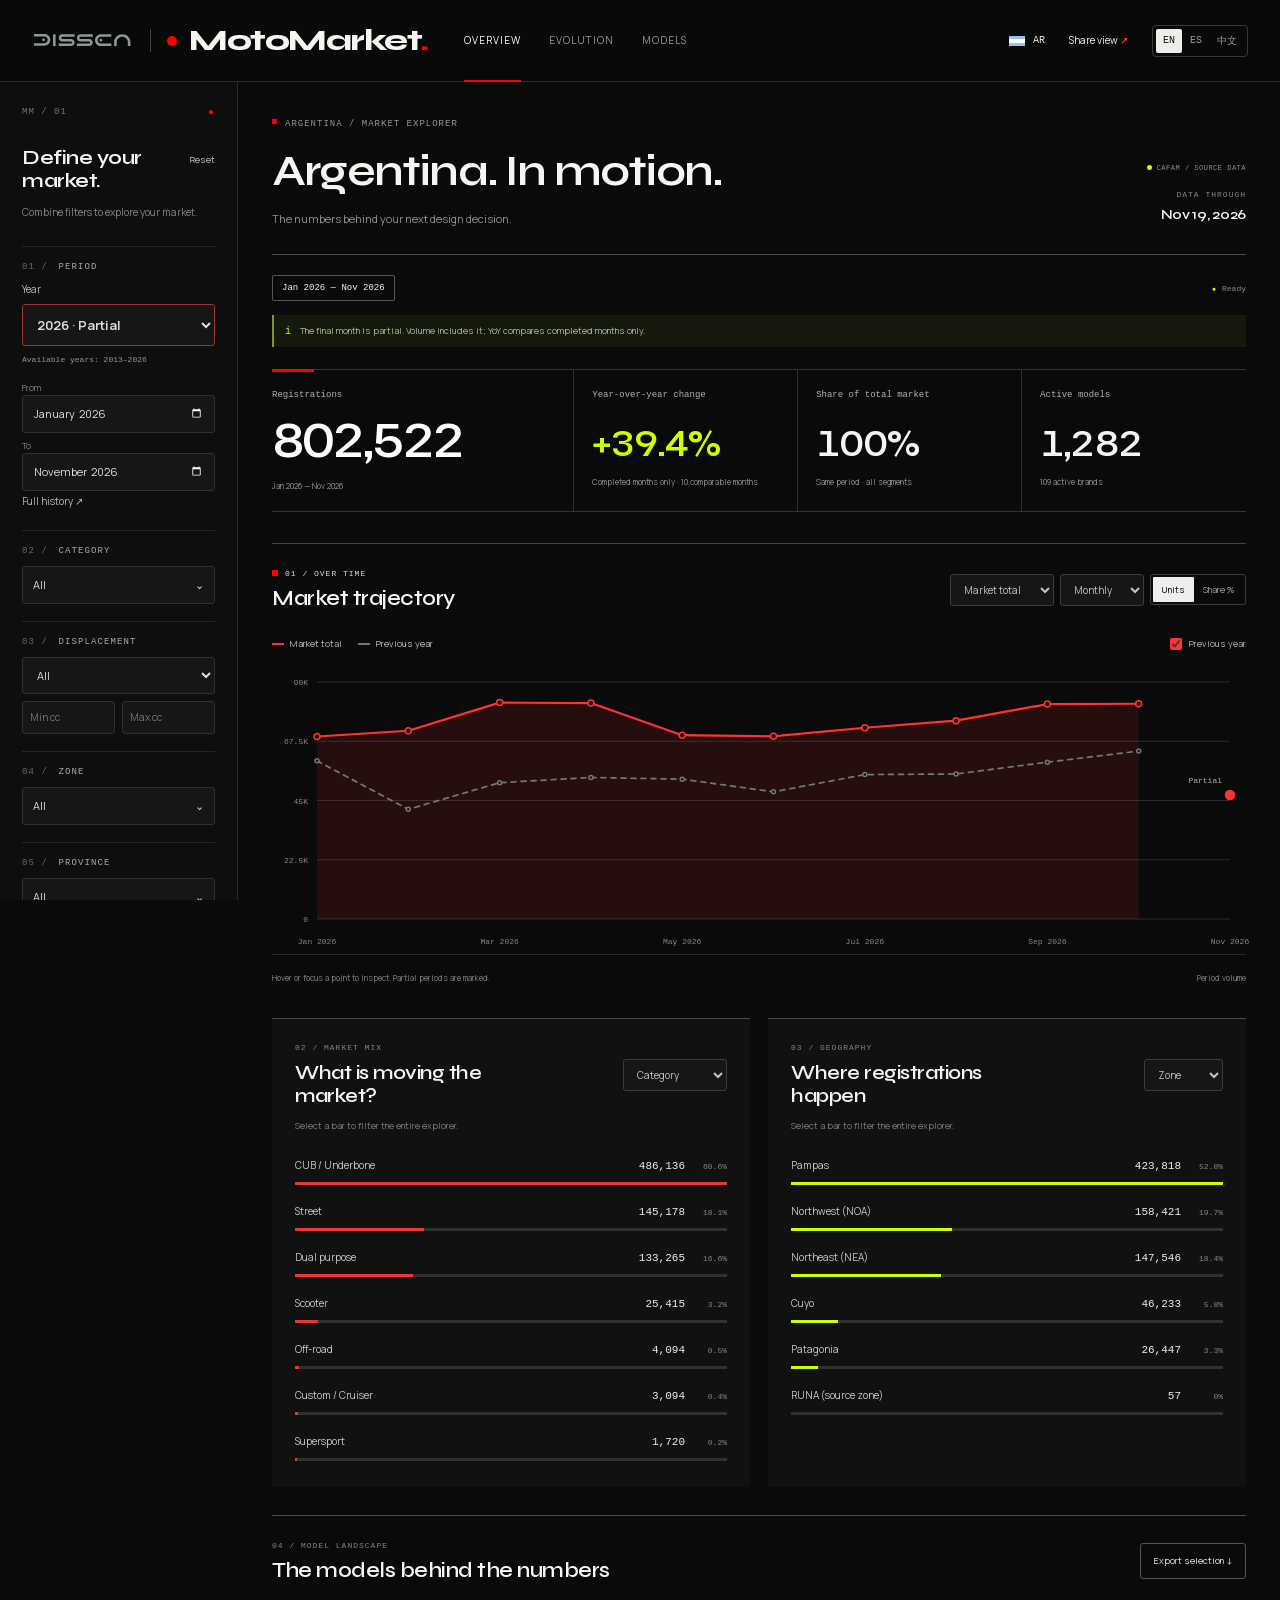
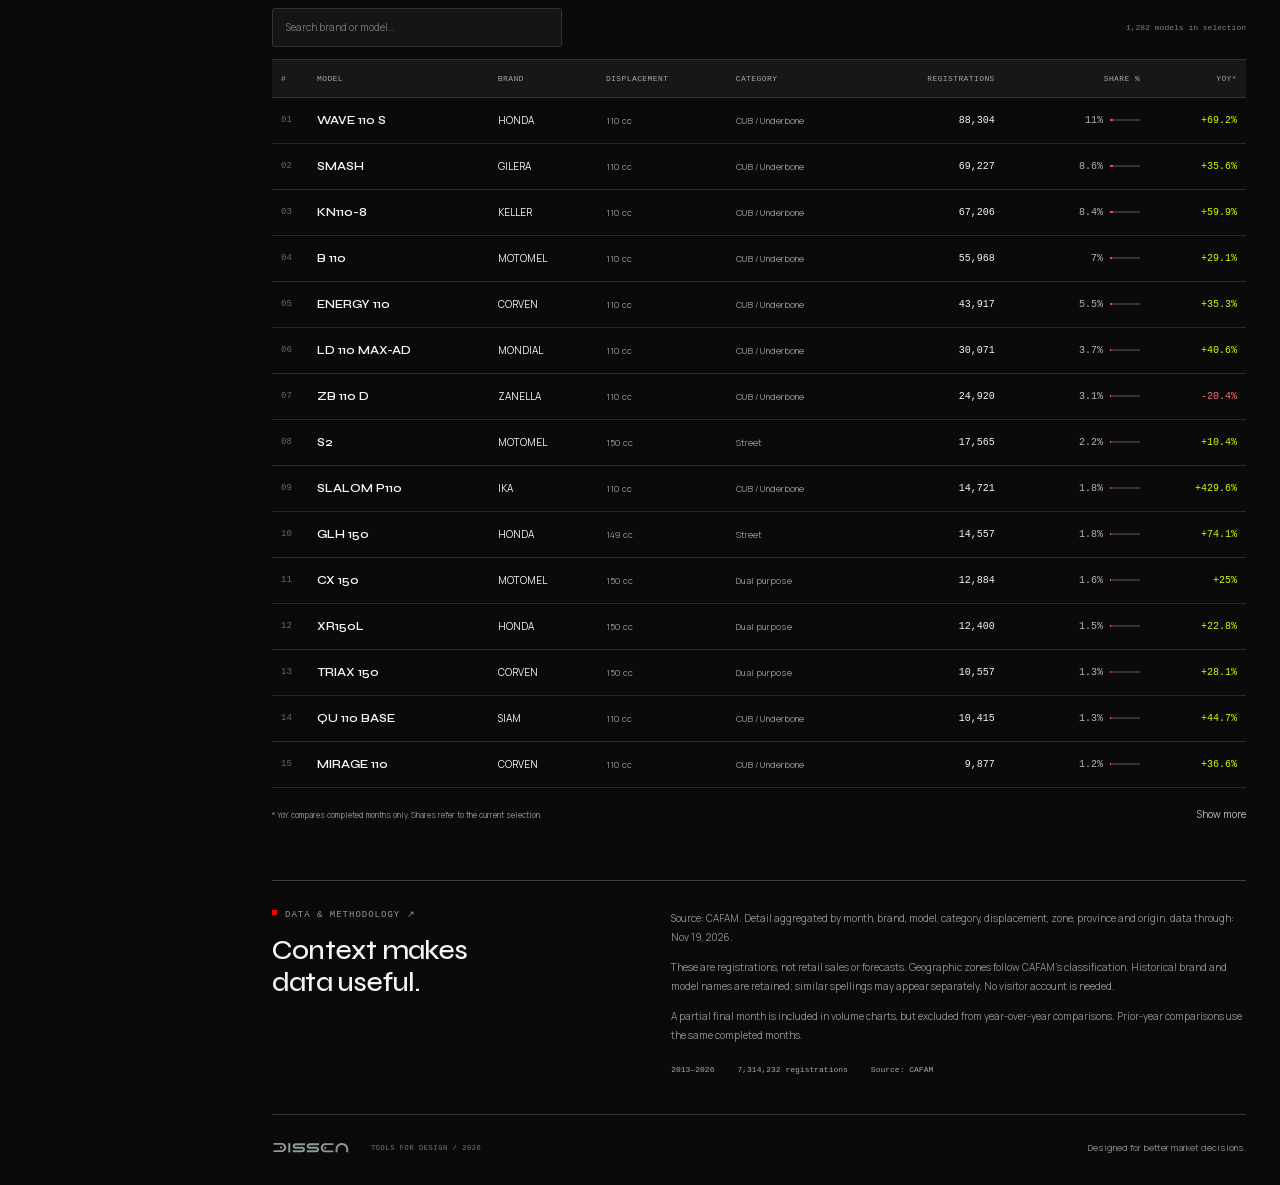
<file: index.html>
<!doctype html>
<html lang="en">
<head><meta charset="utf-8"><meta name="viewport" content="width=device-width,initial-scale=1"><meta name="theme-color" content="#0a0a0a"><title>MotoMarket — Motorcycle Market Intelligence</title><meta name="description" content="Explore Argentina’s motorcycle market. Interactive registrations by brand, model, displacement, category, geography and historical period. English, Spanish and Simplified Chinese."><link rel="stylesheet" href="app.css?v=20261104-argentina1"><link rel="stylesheet" href="mobile-query.css?v=20261104-argentina1"><link rel="stylesheet" href="mercados-entry.css?v=20261120-1"><link rel="icon" href="data:image/svg+xml,%3Csvg xmlns='http://www.w3.org/2000/svg' viewBox='0 0 64 64'%3E%3Crect width='64' height='64' rx='8' fill='%230a0a0a'/%3E%3Ccircle cx='32' cy='32' r='15' fill='%23ff0000'/%3E%3C/svg%3E"></head>
<body>
<header class="topbar"><div class="brand-lockup"><img class="header-studio-logo" src="dissen.svg" alt="Dissen Studio"><span class="brand-divider" aria-hidden="true"></span><a class="wordmark" href="./" aria-label="MotoMarket home"><span class="brand-dot"></span><span>MotoMarket<span class="wordmark-period">.</span></span></a></div><nav class="primary-nav" aria-label="Sections"><a class="current" href="#main" data-t="navOverview">Overview</a><a href="#evolution" data-t="navEvolution">Evolution</a><a href="#models" data-t="navModels">Models</a></nav><div class="top-actions"><span class="market-tag"><span class="arg-flag"></span> AR</span><button id="share" class="ghost" data-t="share">Share view</button><div class="language" aria-label="Language"><button data-lang="en" aria-label="English">EN</button><button data-lang="es" aria-label="Español">ES</button><button data-lang="zh" aria-label="简体中文">中文</button></div></div></header>
<div class="app-shell">
<aside class="sidebar" id="sidebar"><div class="sidebar-index"><span>MM / 01</span><span class="index-signal">●</span></div><div class="side-heading"><h2 data-t="explorer">Define your market.</h2><button id="reset" class="text-button" data-t="reset">Reset</button></div><p class="side-sub" data-t="combine">Combine filters to explore your market.</p><div class="mobile-close"><button id="closeFilters" data-t="done">Done</button></div><div id="filters"></div><div class="source-mini"><span class="source-dot"></span><strong>CAFAM</strong><p data-t="sourceMini">Vehicle registrations. Original source labels are retained except documented category aliases.</p><a href="#methodology" data-t="methodology">Data & methodology ↗</a></div></aside>
<main id="main">
<section class="quick-query" aria-labelledby="quickTitle">
<p class="market-context" data-t="marketContext">Mercado: Argentina</p>
<a id="marketsNav" class="markets-entry" href="mercados/?lang=es" data-t="navMarkets">Explorar otros mercados ↗</a>
<h1 id="quickTitle" data-t="quickTitle">Consultá el mercado.</h1>
<div id="quickFields" class="quick-fields"></div>
<button id="viewResults" class="quick-submit" data-t="viewResults">Ver resultados</button>
<button id="moreFilters" class="quick-more" data-t="moreFilters" aria-controls="sidebar" aria-expanded="false">Más filtros</button>
</section>
<div class="page-heading"><div class="hero-copy"><div class="eyebrow" data-t="eyebrow">ARGENTINA / MARKET EXPLORER</div><h1 data-t="title">Argentina. In motion.</h1><p data-t="subtitle">The numbers behind your next design decision.</p></div><div class="snapshot"><div class="snapshot-label"><span class="live-dot"></span><span data-t="liveSource">CAFAM / SOURCE DATA</span></div><div><small data-t="dataThrough">DATA THROUGH</small><strong id="cutoff">—</strong></div></div></div>
<div class="query-toolbar"><button id="mobileFilters" class="outline" data-t="filters">Filters</button><div id="queryChips" class="query-chips"></div><span id="queryStatus" role="status" aria-live="polite"></span></div>
<div id="error" class="error" role="alert" hidden></div>
<div class="coverage-note" id="coverageNote" hidden><span class="note-symbol">i</span><span id="coverageText"></span></div>
<section id="results" tabindex="-1" class="kpi-grid" aria-label="Market indicators"><article class="kpi primary"><span data-t="registrations">Registrations</span><strong id="total">—</strong><small id="periodLabel">—</small></article><article class="kpi"><span data-t="yoy">Year-over-year change</span><strong id="growth">—</strong><small id="growthNote">—</small></article><article class="kpi"><span data-t="marketShare">Share of total market</span><strong id="marketShare">—</strong><small data-t="marketShareNote">Same period · all segments</small></article><article class="kpi"><span data-t="activeModels">Active models</span><strong id="activeModels">—</strong><small id="brandCount">—</small></article></section>
<section class="panel trend-panel" id="evolution"><div class="panel-heading"><div><div class="section-kicker" data-t="overTime">01 / OVER TIME</div><h2 data-t="trendTitle">Market trajectory</h2></div><div class="chart-controls"><label><span class="sr-only" data-t="trendBy">Break down by</span><select id="trendBy"></select></label><label><span class="sr-only" data-t="granularity">Time scale</span><select id="granularity"></select></label><div class="segment" aria-label="Chart metric"><button id="units" data-t="units">Units</button><button id="shareMetric" data-t="shareMetric">Share %</button></div></div></div><div class="trend-meta"><div id="trendLegend" class="legend"></div><label class="compare"><input type="checkbox" id="comparison" checked><span data-t="compare">Previous year</span></label></div><div id="trendChart" class="trend-chart" role="img" aria-label="Registration trend"></div><div id="chartTooltip" class="chart-tooltip" hidden></div><div class="chart-footer"><span data-t="trendHint">Hover or focus a point to inspect. Partial periods are marked.</span><span id="trendScope"></span></div></section>
<div class="distribution-grid"><section class="panel"><div class="panel-heading"><div><div class="section-kicker" data-t="mix">02 / MARKET MIX</div><h2 data-t="mixTitle">What is moving the market?</h2></div><select id="mixBy" aria-label="Distribution dimension"></select></div><p class="panel-caption" data-t="barHint">Select a bar to filter the entire explorer.</p><div id="mixChart" class="bars"></div></section><section class="panel"><div class="panel-heading"><div><div class="section-kicker" data-t="where">03 / GEOGRAPHY</div><h2 data-t="whereTitle">Where registrations happen</h2></div><select id="geoBy" aria-label="Geography dimension"></select></div><p class="panel-caption" data-t="barHint">Select a bar to filter the entire explorer.</p><div id="geoChart" class="bars"></div></section></div>
<section class="panel ranking-panel" id="models"><div class="panel-heading"><div><div class="section-kicker" data-t="modelsKicker">04 / MODEL LANDSCAPE</div><h2 data-t="modelsTitle">The models behind the numbers</h2></div><button id="download" class="outline" data-t="download">Export selection ↓</button></div><div class="table-toolbar"><input id="tableSearch" type="search" aria-label="Search model ranking" placeholder="Search brand or model…"><span id="tableCount"></span></div><div class="table-scroll"><table><thead><tr><th>#</th><th><button data-sort="model" data-t="model">Model</button></th><th data-t="brand">Brand</th><th data-t="displacement">Displacement</th><th data-t="category">Category</th><th class="number"><button data-sort="total" data-t="registrations">Registrations</button></th><th class="number" data-t="shareMetric">Share %</th><th class="number"><button data-sort="yoy" data-t="yoyShort">YoY*</button></th></tr></thead><tbody id="ranking"></tbody></table></div><div class="table-footer"><small data-t="tableNote">* YoY compares completed months only. Shares refer to the current selection.</small><button id="showMore" class="text-button" data-t="showMore">Show more</button></div></section>
<section class="methodology" id="methodology"><div><div class="eyebrow" data-t="methodology">Data & methodology</div><h2 data-t="methodTitle">Context makes data useful.</h2></div><div><p id="sourceDetail"></p><p data-t="methodDetail">These are registrations, not retail sales or forecasts. Geographic zones follow CAFAM’s classification. Historical brand and model names are retained; similar spellings may appear separately. No visitor account is needed.</p><p data-t="methodCompare">A partial final month is included in volume charts, but excluded from year-over-year comparisons. Prior-year comparisons use the same completed months.</p><div class="data-facts" id="dataFacts"></div></div></section>
<footer><span class="studio-signature"><img src="dissen.svg" alt="Dissen Studio"><span>TOOLS FOR DESIGN / 2026</span></span><span data-t="footer">Designed for better market decisions.</span></footer>
</main></div><div id="toast" role="status" aria-live="polite"></div><script src="app.js?v=20261120-markets1" defer></script>
</body></html>
</file>
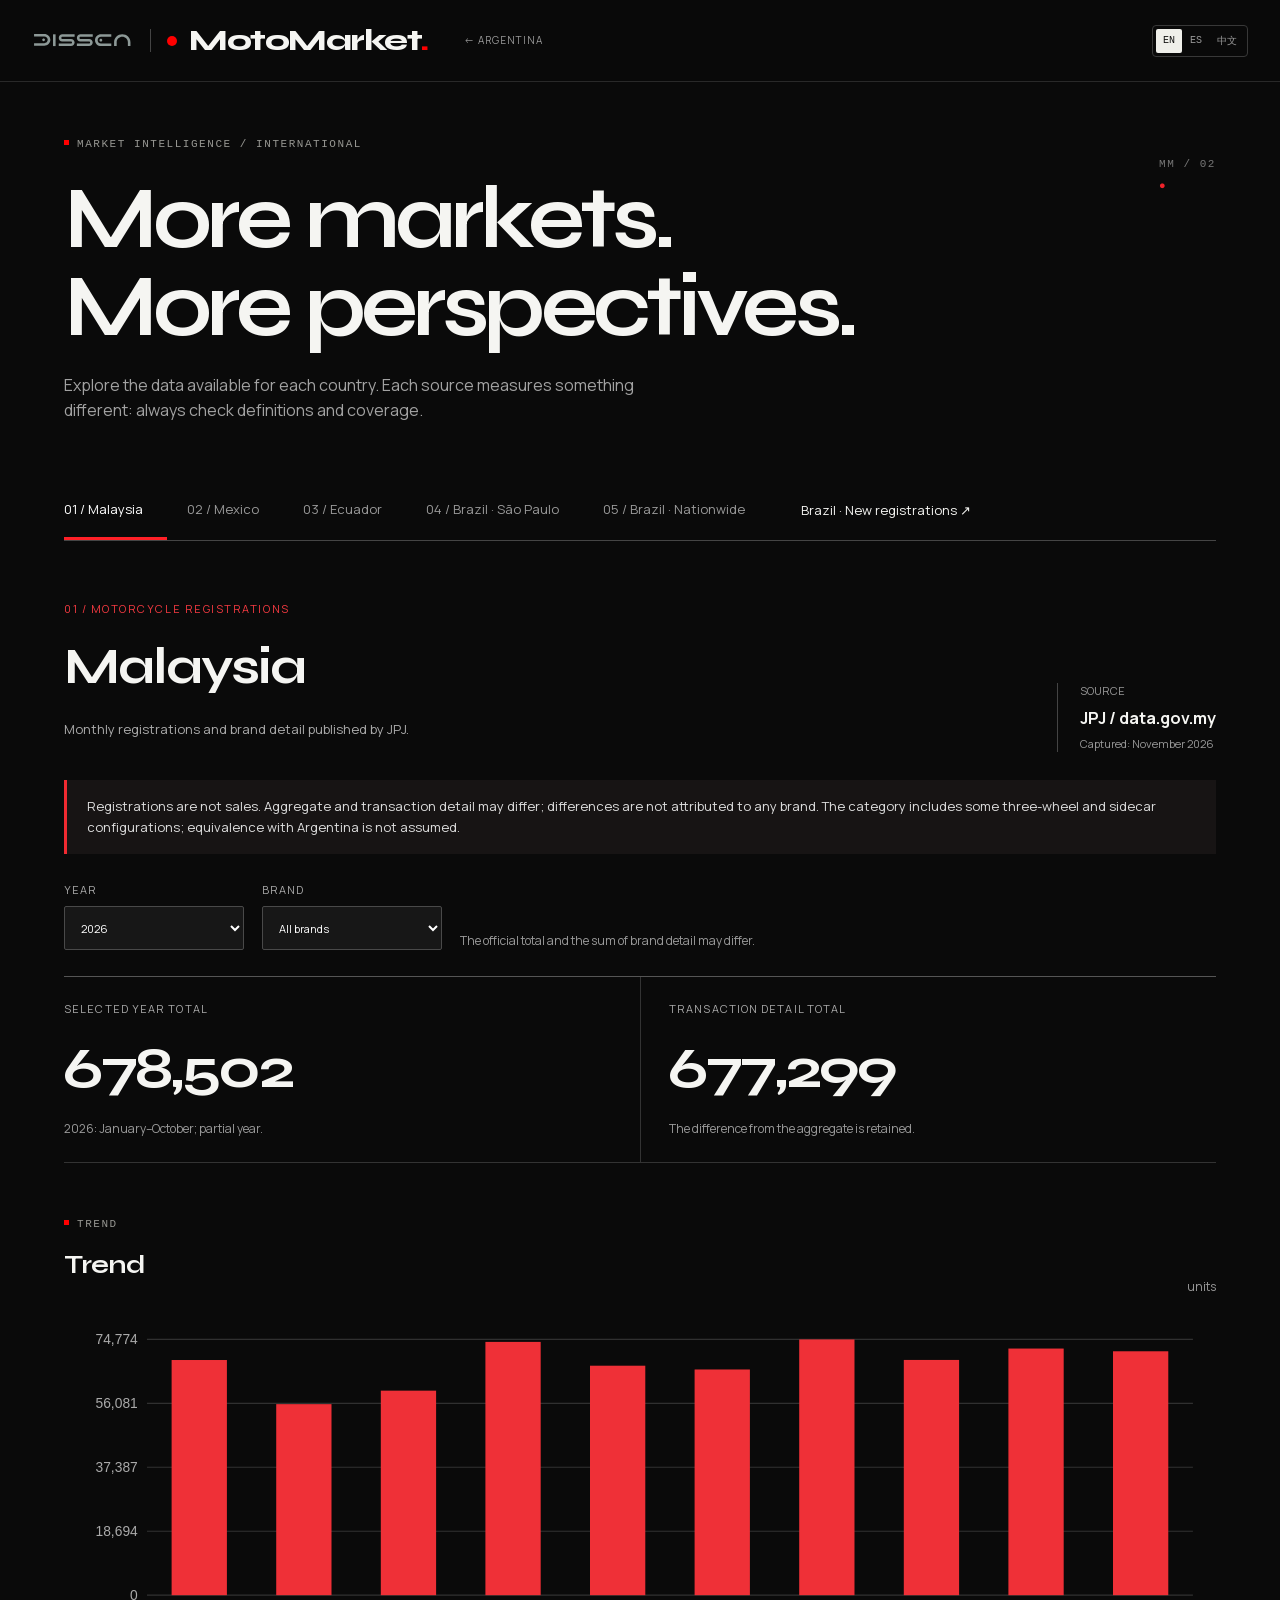
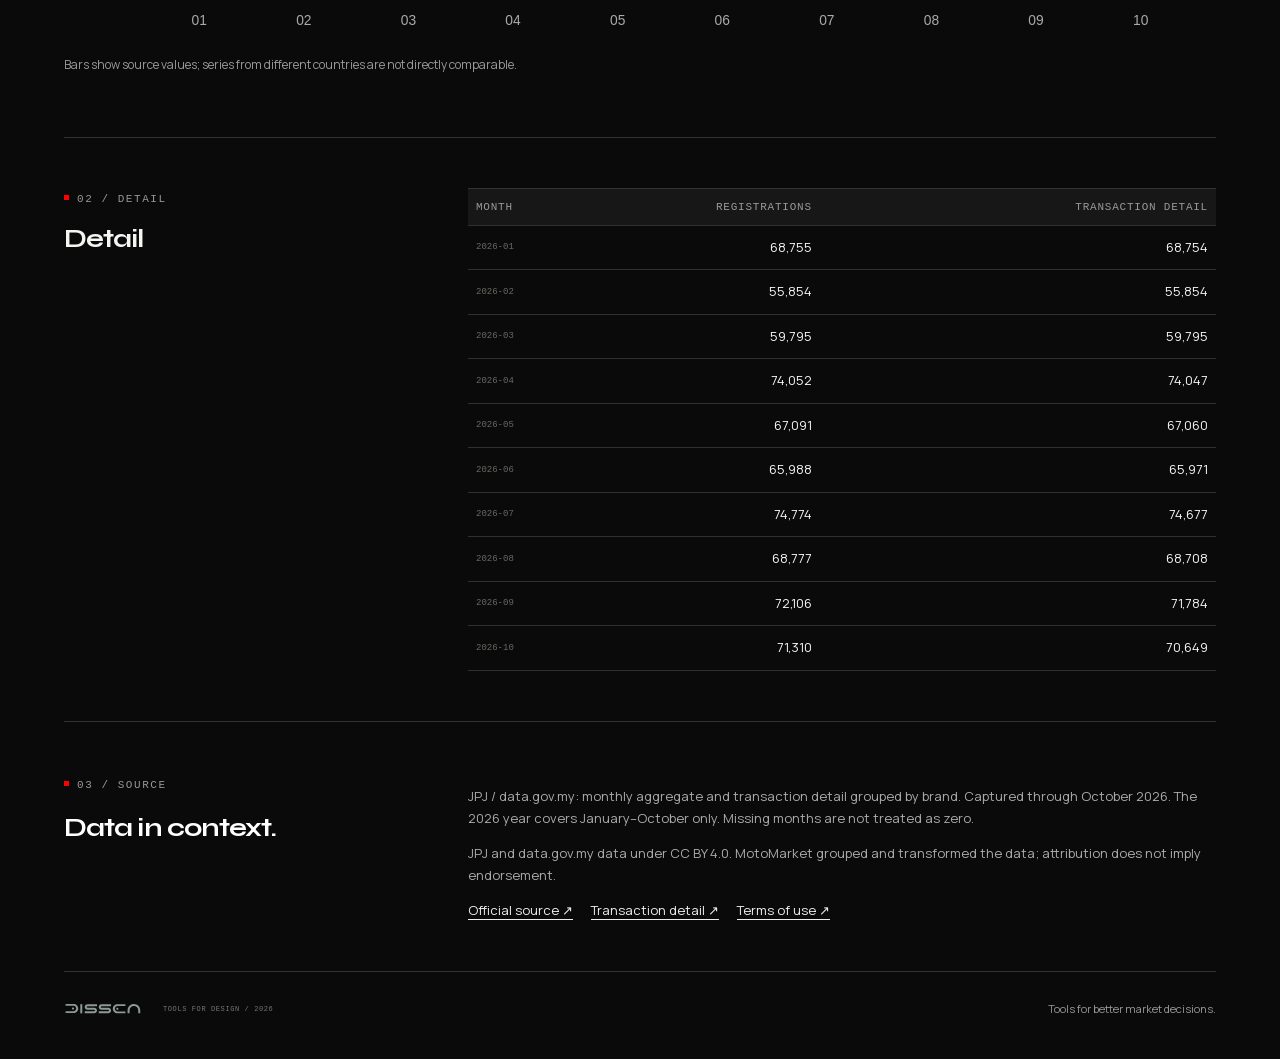
<file: mercados/index.html>
<!doctype html>
<html lang="es"><head><meta charset="utf-8"><meta name="viewport" content="width=device-width, initial-scale=1"><meta name="theme-color" content="#0a0a0a"><title>MotoMarket · International markets</title><link rel="stylesheet" href="../app.css?v=20261104-argentina1"><link rel="stylesheet" href="markets.css?v=20261121-br1"><link rel="icon" href="data:image/svg+xml,%3Csvg xmlns='http://www.w3.org/2000/svg' viewBox='0 0 64 64'%3E%3Ccircle cx='32' cy='32' r='18' fill='%23ff0000'/%3E%3C/svg%3E"></head>
<body><header class="topbar"><div class="brand-lockup"><img class="header-studio-logo" src="../dissen.svg" alt="Dissen Studio"><span class="brand-divider" aria-hidden="true"></span><a class="wordmark" id="homeLogo" href="../"><span class="brand-dot"></span><span>MotoMarket<span class="wordmark-period">.</span></span></a></div><nav class="primary-nav"><a id="back" href="../">← Argentina</a></nav><div class="top-actions"><div class="language" aria-label="Language"><button data-lang="en">EN</button><button data-lang="es">ES</button><button data-lang="zh">中文</button></div></div></header>
<main class="markets-shell"><a id="backMobile" class="back-mobile" href="../">← Argentina</a><div class="eyebrow" id="eyebrow"></div><div class="intro"><div><h1 id="headline"></h1><p id="intro"></p></div><span class="index">MM / 02<br><b>●</b></span></div><nav class="market-nav" aria-label="Markets"><button data-market="my">01 / Malaysia</button><button data-market="mx">02 / México</button><button data-market="ec">03 / Ecuador</button><button data-market="br">04 / Brasil · São Paulo</button><button data-market="br-national">05 / Brasil</button><a id="newRegistrations" href="patentamientos/" style="display:inline-flex;align-items:center;padding:12px;color:inherit;white-space:nowrap">Brasil · Patentamientos ↗</a></nav>
<section class="market-head"><div><p class="market-kicker" id="marketKicker"></p><h2 id="marketTitle"></h2><p id="marketDescription"></p></div><div class="source-mark"><small id="sourceLabel"></small><strong id="sourceName"></strong><span id="coverage"></span></div></section>
<div class="notice" id="notice"></div><section class="control-row"><label for="year"><span id="yearLabel"></span><select id="year"></select></label><label id="brandControl" for="brand"><span id="brandLabel"></span><select id="brand"></select></label><label id="areaControl" for="area" hidden><span id="areaLabel"></span><select id="area"></select></label><div class="selection-note" id="selectionNote"></div></section>
<section class="metric-grid"><article><small id="metricLabel"></small><strong id="metricValue">—</strong><span id="metricSub"></span></article><article><small id="secondLabel"></small><strong id="secondValue">—</strong><span id="secondSub"></span></article></section>
<section class="graphic"><div class="section-heading"><div><span class="eyebrow" id="chartKicker"></span><h2 id="chartTitle"></h2></div><span id="chartUnit"></span></div><div class="chart-wrap"><svg id="chart" role="img" viewBox="0 0 1000 280" preserveAspectRatio="xMidYMid meet"></svg></div><p class="chart-note" id="chartNote"></p></section>
<section class="details"><div><span class="eyebrow" id="detailsKicker"></span><h2 id="tableTitle"></h2></div><div class="table-wrap"><table><thead id="tableHead"></thead><tbody id="tableBody"></tbody></table></div></section><section class="method"><div><span class="eyebrow" id="methodKicker"></span><h2 id="methodTitle"></h2></div><div><p id="methodText"></p><p id="licenseText"></p><div id="sourceLinks"></div></div></section><footer><span class="studio-signature"><img src="../dissen.svg" alt="Dissen Studio"><span>TOOLS FOR DESIGN / 2026</span></span><span id="footerText"></span></footer></main><script src="markets.js?v=20261121-emplacamentos" defer></script></body></html>
</file>
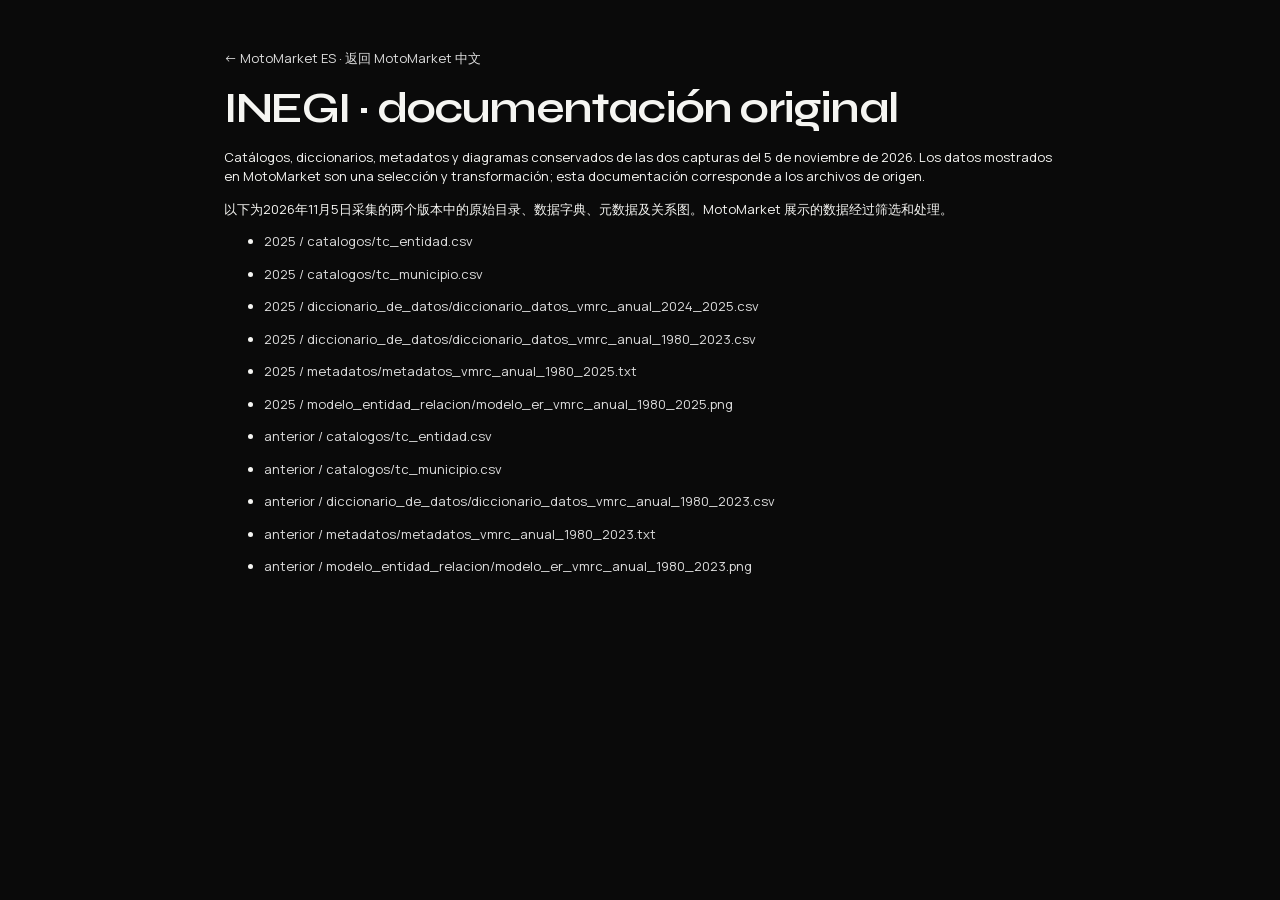
<file: mercados/metadatos_inegi/index.html>
<!doctype html><html lang="es"><head><meta charset="utf-8"><meta name="viewport" content="width=device-width,initial-scale=1"><title>INEGI · Documentación original</title><link rel="stylesheet" href="../../app.css"><style>main{max-width:900px;margin:auto}li{margin:1em 0;overflow-wrap:anywhere}a{color:#ddd}</style><link rel="icon" href="data:image/svg+xml,%3Csvg xmlns='http://www.w3.org/2000/svg' viewBox='0 0 64 64'%3E%3Crect width='64' height='64' rx='8' fill='%230a0a0a'/%3E%3Ccircle cx='32' cy='32' r='15' fill='%23ff0000'/%3E%3C/svg%3E"></head><body><main><p><a href="../?lang=es">← MotoMarket ES</a> · <a href="../?lang=zh">返回 MotoMarket 中文</a></p><h1>INEGI · documentación original</h1><p>Catálogos, diccionarios, metadatos y diagramas conservados de las dos capturas del 5 de noviembre de 2026. Los datos mostrados en MotoMarket son una selección y transformación; esta documentación corresponde a los archivos de origen.</p><p>以下为2026年11月5日采集的两个版本中的原始目录、数据字典、元数据及关系图。MotoMarket 展示的数据经过筛选和处理。</p><ul><li><a href="2025/catalogos/tc_entidad.csv">2025 / catalogos/tc_entidad.csv</a></li><li><a href="2025/catalogos/tc_municipio.csv">2025 / catalogos/tc_municipio.csv</a></li><li><a href="2025/diccionario_de_datos/diccionario_datos_vmrc_anual_2024_2025.csv">2025 / diccionario_de_datos/diccionario_datos_vmrc_anual_2024_2025.csv</a></li><li><a href="2025/diccionario_de_datos/diccionario_datos_vmrc_anual_1980_2023.csv">2025 / diccionario_de_datos/diccionario_datos_vmrc_anual_1980_2023.csv</a></li><li><a href="2025/metadatos/metadatos_vmrc_anual_1980_2025.txt">2025 / metadatos/metadatos_vmrc_anual_1980_2025.txt</a></li><li><a href="2025/modelo_entidad_relacion/modelo_er_vmrc_anual_1980_2025.png">2025 / modelo_entidad_relacion/modelo_er_vmrc_anual_1980_2025.png</a></li><li><a href="anterior/catalogos/tc_entidad.csv">anterior / catalogos/tc_entidad.csv</a></li><li><a href="anterior/catalogos/tc_municipio.csv">anterior / catalogos/tc_municipio.csv</a></li><li><a href="anterior/diccionario_de_datos/diccionario_datos_vmrc_anual_1980_2023.csv">anterior / diccionario_de_datos/diccionario_datos_vmrc_anual_1980_2023.csv</a></li><li><a href="anterior/metadatos/metadatos_vmrc_anual_1980_2023.txt">anterior / metadatos/metadatos_vmrc_anual_1980_2023.txt</a></li><li><a href="anterior/modelo_entidad_relacion/modelo_er_vmrc_anual_1980_2023.png">anterior / modelo_entidad_relacion/modelo_er_vmrc_anual_1980_2023.png</a></li></ul></main></body></html>
</file>
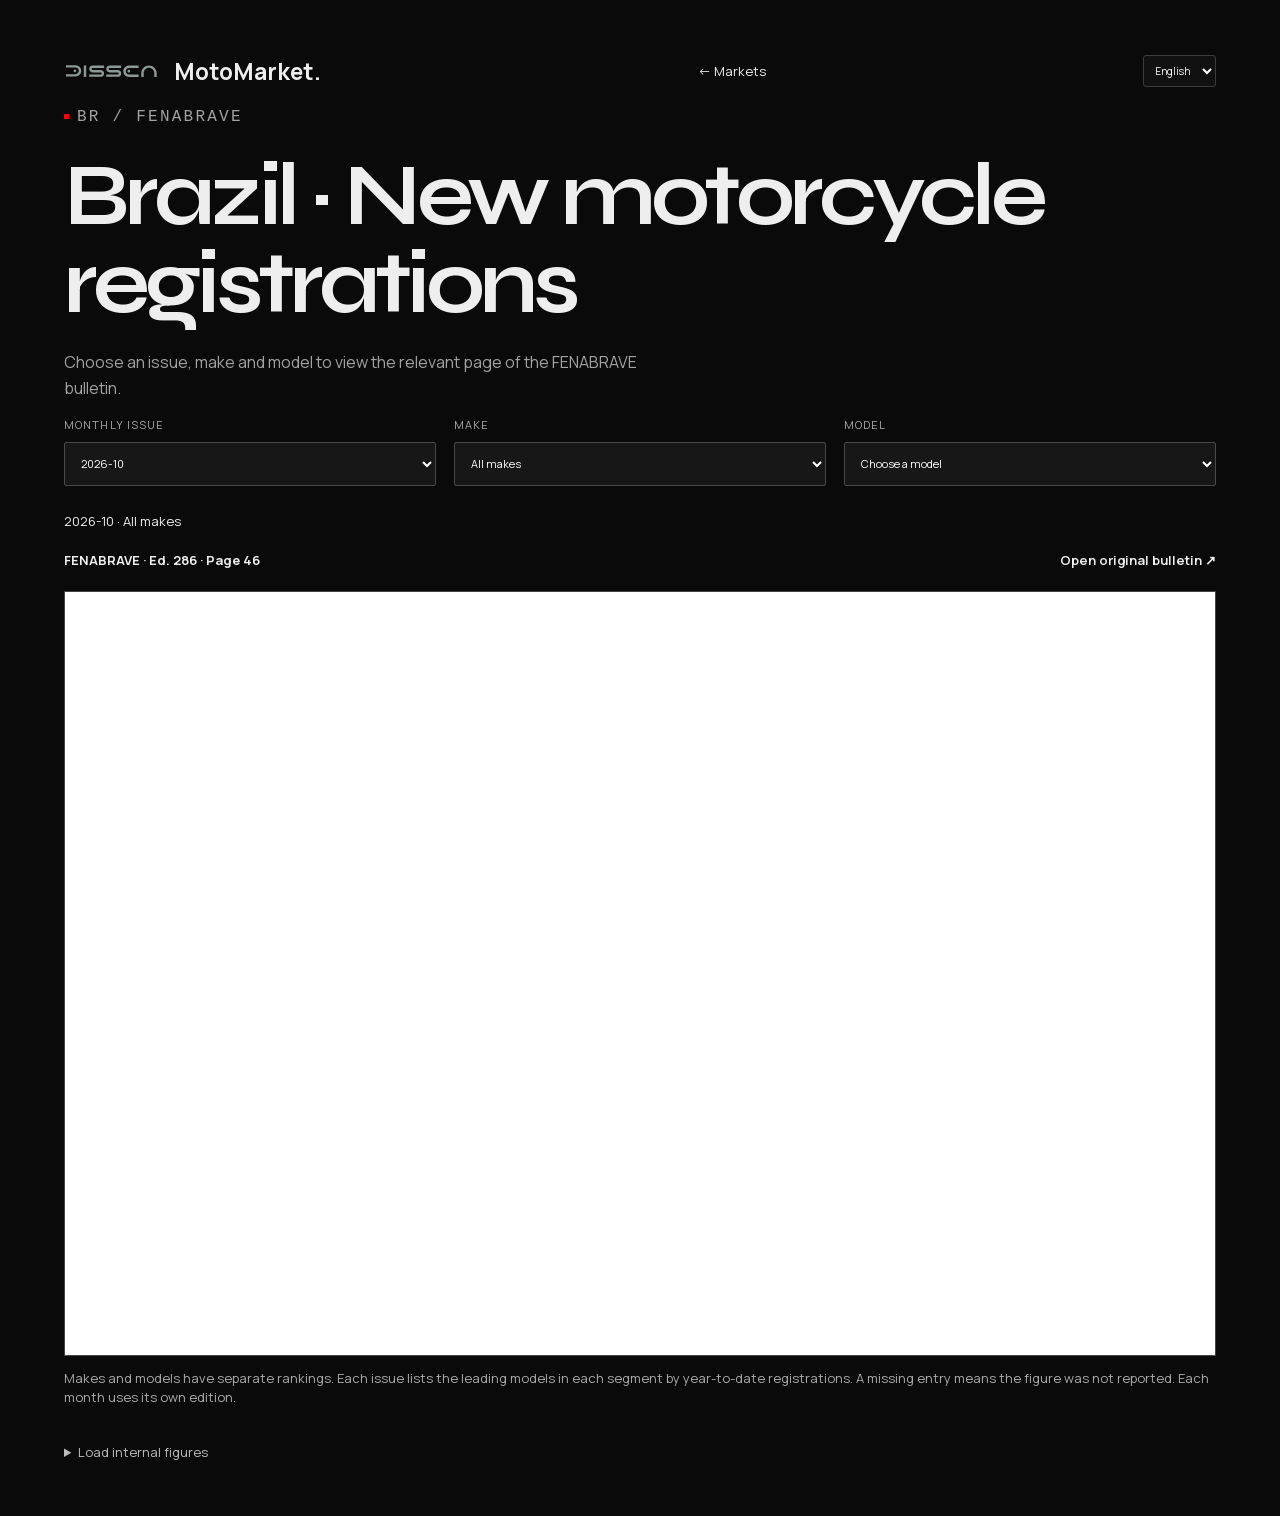
<file: mercados/patentamientos/index.html>
<!doctype html><html lang="es"><head><meta charset="utf-8"><meta name="viewport" content="width=device-width, initial-scale=1"><meta name="theme-color" content="#0a0a0a"><link rel="icon" href="data:image/svg+xml,%3Csvg xmlns='http://www.w3.org/2000/svg' viewBox='0 0 32 32'%3E%3Ccircle cx='16' cy='16' r='9' fill='red'/%3E%3C/svg%3E"><title>MotoMarket · Brasil</title><link rel="stylesheet" href="../../app.css"><link rel="stylesheet" href="../markets.css"><style>
body{background:#0a0a0a;color:#eee}.registration-top{display:flex;align-items:center;justify-content:space-between;gap:14px;flex-wrap:wrap}.registration-top a,.source-row a{color:inherit}.registration-top img{height:25px;max-width:96px}.signature{display:flex;align-items:center;gap:14px}.signature strong{font-size:23px}.registration-top select{background:#111;color:white;padding:7px}.control-row label{min-width:0;flex:1}.control-row select{max-width:100%;width:100%}.source-row{display:flex;justify-content:space-between;gap:18px;align-items:center;flex-wrap:wrap;margin:20px 0}.source-row a{font-weight:650;text-underline-offset:4px}.source-frame{display:block;width:100%;height:min(85vh,980px);border:1px solid #444;background:#222}.internal{padding:22px 0;color:#bbb}.internal label{display:block;margin:12px 0}.note{color:#aaa;line-height:1.5}.metric-grid{margin-top:18px}.history{margin:20px 0}.history td,.history th{padding:7px}.bar{display:inline-block;background:#ed3439;height:7px;max-width:150px}.markets-shell{padding-bottom:32px}@media(max-width:650px){.control-row label{min-width:40%}.source-frame{height:70vh}.signature strong{font-size:18px}}
</style></head><body><main class="markets-shell"><header class="registration-top"><div class="signature"><img src="../../dissen.svg" alt="Dissen Studio"><strong>MotoMarket.</strong></div><a id="back" href="../?market=br-national">← Brasil</a><select id="language" aria-label="Language"><option value="es">Español</option><option value="en">English</option><option value="zh">中文</option></select></header>
<section class="intro"><div><p class="eyebrow">BR / FENABRAVE</p><h1 id="title"></h1><p id="desc"></p></div></section>
<div class="control-row"><label><span id="periodLabel"></span><select id="period"></select></label><label><span id="brandLabel"></span><select id="brand"></select></label><label><span id="modelLabel"></span><select id="model"></select></label></div>
<div id="summary" aria-live="polite"></div><div id="metrics" class="metric-grid" hidden><article><small id="monthText"></small><strong id="monthValue"></strong></article><article><small id="yearText"></small><strong id="yearValue"></strong></article></div>
<details id="history" class="history" hidden><summary id="historyText"></summary><table><thead><tr><th id="hPeriod"></th><th id="hMonth"></th><th id="hYear"></th></tr></thead><tbody id="rows"></tbody></table></details>
<div class="source-row"><strong id="sourceLabel"></strong><a id="original" target="_blank" rel="noopener"></a></div>
<div id="viewer"></div><p class="note" id="scope"></p><details id="importBox" class="internal"><summary id="importLabel"></summary><label for="localFile" id="importHint"></label><input type="file" id="localFile" accept=".json,application/json"><p id="importStatus" role="status"></p></details></main><script src="consulta.js" defer></script></body></html>
</file>
<file: app.css>
/* MotoMarket / Dissen Studio. Based on the studio's Syne / Manrope and red / near-black tokens. */
@font-face{font-family:Syne;font-style:normal;font-weight:400 800;font-display:swap;src:url(fonts/Syne.woff2) format('woff2')}
@font-face{font-family:Manrope;font-style:normal;font-weight:300 800;font-display:swap;src:url(fonts/Manrope.woff2) format('woff2')}
:root{color-scheme:dark;--ink:#f5f5f2;--muted:#999996;--paper:#0a0a0a;--surface:#111;--line:#292929;--red:#ff0000;--green:#ff4444;--green-soft:#242020;--amber:#ccff00;--font:Manrope,-apple-system,BlinkMacSystemFont,sans-serif;--display:Syne,Arial,sans-serif;--mono:'SFMono-Regular',Consolas,monospace}
*{box-sizing:border-box}html{scroll-behavior:smooth;scroll-padding-top:100px}body{margin:0;background:var(--paper);font:13px/1.5 var(--font);color:var(--ink)}button,input,select{font:inherit}button,a,select,input{touch-action:manipulation}button{color:inherit;border:0;cursor:pointer}button:disabled{opacity:.4;cursor:default}a{color:inherit;text-decoration:none}button:focus-visible,a:focus-visible,input:focus-visible,select:focus-visible{outline:2px solid #ff5e5e;outline-offset:4px}::selection{background:#ff0000;color:white}
.topbar{height:82px;border-bottom:1px solid var(--line);display:flex;align-items:center;justify-content:space-between;padding:0 32px;gap:24px;background:#0a0a0af5;position:sticky;top:0;z-index:40}.wordmark{display:flex;align-items:center;gap:12px;white-space:nowrap;font:750 29px/1 var(--display);letter-spacing:-1.5px}.brand-dot{width:10px;height:10px;background:var(--red);border-radius:50%;display:block}.wordmark-period{color:var(--red)}.primary-nav{display:flex;align-items:center;height:100%;gap:28px;margin-right:auto;margin-left:42px;font-size:10px;color:#999}.primary-nav a{position:relative;display:grid;place-items:center;height:100%;text-transform:uppercase;letter-spacing:1px}.primary-nav a:hover,.primary-nav .current{color:white}.primary-nav .current:after{content:'';position:absolute;bottom:-1px;height:2px;background:var(--red);width:100%}.top-actions{display:flex;align-items:center;gap:24px}.market-tag{font:10px var(--mono);display:flex;align-items:center;gap:8px}.arg-flag{width:16px;height:10px;background:linear-gradient(#91c6e4 33%,#fff 33%,#fff 66%,#91c6e4 66%)}.ghost{background:none;padding:8px 0;font-size:10px;white-space:nowrap}.ghost:after{content:' ↗';color:#ff5555}.language{display:flex;border:1px solid #383838;border-radius:4px;padding:3px;gap:1px}.language button{background:transparent;color:#999;font:10px var(--mono);padding:5px 7px;border-radius:2px}.language button.active{background:#efefea;color:#111}
.app-shell{display:grid;grid-template-columns:238px minmax(0,1fr);max-width:1920px;margin:auto}.sidebar{padding:25px 22px 30px;background:#0e0e0e;border-right:1px solid var(--line);position:sticky;top:82px;height:calc(100dvh - 82px);overflow-y:auto;scrollbar-width:thin;scrollbar-color:#3e3e3e transparent;counter-reset:filter;align-self:start}.sidebar-index{font:9px var(--mono);color:#747474;display:flex;justify-content:space-between;letter-spacing:1px;margin-bottom:28px}.index-signal{color:var(--red);font-size:10px}.side-heading{display:flex;align-items:flex-start;justify-content:space-between;gap:12px}.side-heading h2{font:650 20px/1.15 var(--display);letter-spacing:-.5px;margin:0;max-width:130px}.text-button{background:none;color:#b7b7b2;font-size:10px;padding:3px 0;border-bottom:1px solid transparent}.text-button:hover{color:white;border-color:var(--red)}.side-heading .text-button{font-size:9px;margin-top:4px}.side-sub{color:#858583;font-size:10px;line-height:1.7;max-width:180px;margin:12px 0 25px}.filter-group{position:relative;padding-top:15px;margin:0 0 17px;border-top:1px solid #252525;counter-increment:filter}.filter-label{display:block;color:#aaa;font:9px var(--mono);text-transform:uppercase;letter-spacing:1.1px;margin-bottom:10px}.filter-label:before{content:'0' counter(filter) ' / ';color:#676767;margin-right:4px}.filter-period{display:grid;gap:6px}.filter-period label{font-size:9px;color:#777}input[type=month],.filter-trigger,.filter-group select,.cc-inputs input{border:1px solid #303030;border-radius:3px;background:#161616;color:#ddd;width:100%;padding:9px 10px;min-width:0;font-size:11px}.filter-trigger{display:flex;align-items:center;justify-content:space-between;gap:10px;text-align:left;min-height:38px}.filter-trigger:hover,input:hover,select:hover{border-color:#666}.filter-trigger[aria-expanded=true]{border-color:#ff3333}.filter-trigger span:first-child{white-space:nowrap;overflow:hidden;text-overflow:ellipsis}.filter-trigger .count{min-width:17px;text-align:center;color:#fff;background:#de1919;font:9px var(--mono);padding:3px;border-radius:2px}.filter-popup{position:absolute;top:78px;left:0;width:100%;z-index:30;background:#1b1b1b;border:1px solid #5d5d5d;box-shadow:0 14px 28px #0009;padding:9px;border-radius:3px}.filter-popup[hidden]{display:none}.filter-popup input[type=search]{width:100%;border:1px solid #444;background:#101010;padding:8px;color:white;border-radius:2px;font-size:10px;margin-bottom:7px}.clear-options{color:#ff7b7b;margin-bottom:5px}.option-list{max-height:220px;overflow:auto;scrollbar-width:thin}.filter-option{display:flex;align-items:flex-start;gap:7px;font-size:10px;padding:7px 2px;cursor:pointer}.filter-option:hover{background:#323232}.filter-option input{accent-color:var(--red);margin:1px 0 0}.option-hint{font:8px/1.5 var(--mono);color:#999;border-top:1px solid #333;margin-top:5px;padding-top:8px}.cc-inputs{display:grid;grid-template-columns:1fr 1fr;gap:7px;margin-top:7px}.cc-inputs input{padding:8px 7px;font-size:10px}.filter-period .text-button{text-align:left;margin-top:4px}.source-mini{border-top:1px solid #292929;margin-top:25px;padding-top:20px;font-size:9px;line-height:1.7;color:#81817f}.source-mini strong{font:10px var(--mono);color:#bbb}.source-mini a{font-size:9px;color:#ddd}.source-dot{display:inline-block;width:5px;height:5px;background:var(--red);border-radius:50%;margin-right:7px}
main{min-width:0;padding:36px 34px 0}.page-heading{display:flex;justify-content:space-between;align-items:flex-end;gap:20px;padding-bottom:27px;margin-bottom:20px;border-bottom:1px solid #4b4b48}.eyebrow,.section-kicker{font:9px/1.5 var(--mono);letter-spacing:1px;text-transform:uppercase;color:#979792}.eyebrow:before{content:'';display:inline-block;width:5px;height:5px;background:var(--red);margin-right:8px;vertical-align:2px}h1{font:650 clamp(35px,3.4vw,56px)/1.02 var(--display);letter-spacing:-1.8px;max-width:none;margin:17px 0 18px}.page-heading p{font-size:11px;color:#92928e;margin:0;max-width:350px}.snapshot{text-align:right;flex-shrink:0;min-width:140px;margin-bottom:3px}.snapshot-label{display:flex;align-items:center;justify-content:flex-end;gap:5px;color:#8e8e89;font:7px var(--mono);letter-spacing:.5px;margin-bottom:18px}.live-dot{display:inline-block;width:5px;height:5px;border-radius:50%;background:#ccff00}.snapshot small{display:block;font:8px var(--mono);letter-spacing:1px;color:#858580;margin-bottom:6px}.snapshot strong{font:600 14px var(--display);letter-spacing:-.3px}.query-toolbar{display:flex;align-items:center;gap:12px;min-height:26px;margin-bottom:14px}.query-chips{display:flex;gap:6px;align-items:center;flex-wrap:wrap;flex:1}.chip{display:inline-flex;align-items:center;gap:7px;background:#222;border:1px solid #393939;padding:5px 8px;border-radius:2px;font-size:9px;color:#ddd}.chip.period{border-color:#555;color:#f6f6f3;font:9px var(--mono);padding:7px 9px;background:transparent}.chip button{background:none;padding:0 0 0 4px;font-size:13px;line-height:1;color:#ff6868}.chip button:hover{color:white}#queryStatus{font:8px var(--mono);color:#888;white-space:nowrap}.coverage-note{background:#15180d;border-left:2px solid #809628;padding:9px 11px;display:flex;align-items:center;gap:9px;color:#a6b28c;font-size:9px;margin-bottom:15px}.coverage-note[hidden]{display:none}.note-symbol{font:10px var(--mono);color:#ccff00}.error{padding:14px;border:1px solid #ac2929;background:#311212;color:#ffabab;font-size:12px}.error[hidden]{display:none}
.kpi-grid{display:grid;grid-template-columns:1.35fr 1fr 1fr 1fr;border-block:1px solid #333;margin:22px 0 31px}.kpi{padding:19px 18px 18px;border-right:1px solid #303030;min-width:0;position:relative;min-height:125px}.kpi:first-child{padding-left:0}.kpi:last-child{border:0;padding-right:0}.kpi>span{font:9px/1.45 var(--mono);color:#b2b2ad;display:block;min-height:27px;max-width:180px}.kpi>strong{display:block;font:600 clamp(28px,3vw,45px)/1.1 var(--display);letter-spacing:-1.8px;margin:7px 0 11px;font-variant-numeric:lining-nums tabular-nums;white-space:nowrap}.kpi.primary>strong{font-size:clamp(38px,4vw,62px);color:white;letter-spacing:-2.8px;margin-top:-3px}.kpi.primary:before{content:'';position:absolute;top:-1px;left:0;width:42px;height:3px;background:var(--red)}.kpi small{display:block;font-size:8px;line-height:1.6;color:#83837e;max-width:170px}.positive,.up{color:#ccff00}.negative,.down{color:#ff6978}
.panel{background:var(--surface);border:1px solid #292929;border-radius:4px;padding:22px 24px;min-width:0}.panel-heading{display:flex;justify-content:space-between;align-items:center;gap:15px}.panel h2{font:600 21px/1.15 var(--display);letter-spacing:-.5px;margin:7px 0 0}.section-kicker{font-size:8px;color:#858580}.trend-panel{border:0;border-top:1px solid #444;border-radius:0;background:transparent;padding:24px 0 19px}.trend-panel .section-kicker{color:#e1e1d9}.trend-panel .section-kicker:before{content:'';display:inline-block;background:#ff0000;width:6px;height:6px;margin-right:7px}.chart-controls{display:flex;align-items:center;gap:6px}select{border:1px solid #3c3c3c;background:#161616;border-radius:3px;padding:7px 9px;color:#c5c5be;font-size:10px;cursor:pointer;max-width:100%}.segment{display:flex;align-items:center;border:1px solid #3c3c3c;border-radius:3px;padding:2px;white-space:nowrap}.segment button{background:transparent;color:#999;font-size:9px;padding:6px 9px;border-radius:1px}.segment button.active{background:#eee;color:#111}.trend-meta{display:flex;align-items:center;justify-content:space-between;gap:12px;margin:24px 0 9px}.legend{display:flex;align-items:center;gap:16px;flex-wrap:wrap}.legend-item{display:flex;align-items:center;gap:6px;font-size:9px;color:#b4b4ad}.legend-item i{width:12px;height:2px;display:block}.compare{font-size:9px;color:#aaa;display:flex;align-items:center;gap:4px;white-space:nowrap}.compare input{accent-color:#ff3333;width:12px;height:12px}.trend-chart{height:292px;width:100%;position:relative}.trend-chart svg{display:block;width:100%;height:100%;overflow:visible}.axis-label{font:8px var(--mono);fill:#888880}.grid-line{stroke:#2b2b2b;stroke-width:1}.chart-hit:hover,.chart-hit:focus{fill:#fff;fill-opacity:.035;outline:none}.chart-footer{display:flex;justify-content:space-between;gap:20px;color:#777770;font-size:8px;padding-top:17px;border-top:1px solid #292929}.trend-panel{position:relative}.chart-tooltip{position:absolute;z-index:10;background:#ededdf;color:#111;padding:14px 16px;border:1px solid #fff;border-radius:3px;min-width:200px;max-width:240px;font-size:10px;pointer-events:none;box-shadow:0 9px 25px #0008}.chart-tooltip[hidden]{display:none}.chart-tooltip strong{display:block;font:600 12px var(--display);margin-bottom:9px}.chart-tooltip span{display:flex;justify-content:space-between;gap:18px;margin:4px 0;font-variant-numeric:tabular-nums}.chart-tooltip b{font-weight:650}
.distribution-grid{display:grid;grid-template-columns:1fr 1fr;gap:18px;margin:15px 0 28px}.distribution-grid .panel{border:0;border-radius:0;background:#111;padding:23px 23px 26px;border-top:1px solid #4b4b48}.distribution-grid .panel h2{font-size:20px;max-width:230px}.panel-caption{font-size:9px;color:#777773;margin:12px 0 25px}.bars{display:flex;flex-direction:column;gap:19px;min-height:264px}.bar-row{display:block;width:100%;padding:0;background:none;text-align:left}.bar-label{display:flex;justify-content:space-between;gap:14px;align-items:baseline;margin-bottom:9px;color:#cacac3;font-size:10px}.bar-label>span:first-child{max-width:57%;white-space:nowrap;overflow:hidden;text-overflow:ellipsis}.bar-label b{font:11px var(--mono);color:#eee;white-space:nowrap}.bar-label em{font-style:normal;font:8px var(--mono);color:#88877f;margin-left:10px;min-width:32px;display:inline-block;text-align:right}.bar-track{display:block;height:3px;background:#30302d;overflow:hidden}.bar-fill{height:100%;display:block;background:#eb3636;transition:width .2s}.bar-row:hover .bar-label{color:white}.bar-row:hover .bar-fill{filter:brightness(1.4)}.bar-row.selected .bar-label>span:first-child:before{content:'↳ ';color:#ff3333}.bar-row.selected .bar-track{height:4px}
.ranking-panel{border-radius:0;border:0;border-top:1px solid #4b4b48;background:none;padding:24px 0;margin-bottom:30px}.outline{background:transparent;border:1px solid #555;border-radius:3px;padding:10px 13px;font-size:9px;color:#ddd}.outline:hover{border-color:#ff4444;background:#251616}.table-toolbar{display:flex;justify-content:space-between;align-items:center;gap:18px;margin:25px 0 12px}.table-toolbar input{background:#151515;border:1px solid #333;padding:11px 13px;border-radius:3px;font-size:10px;width:290px;max-width:68%;color:#ddd}.table-toolbar span{font:8px var(--mono);color:#818179}.table-scroll{overflow:auto;scrollbar-width:thin;scrollbar-color:#444 transparent}table{width:100%;border-collapse:collapse;text-align:left;white-space:nowrap;font-size:10px}th{font:8px var(--mono);letter-spacing:.4px;text-transform:uppercase;color:#a6a69e;padding:14px 9px;background:#171717;border-block:1px solid #333}th button{background:none;color:inherit;padding:0;font:inherit;letter-spacing:inherit;text-transform:inherit}td{padding:15px 9px;border-bottom:1px solid #282828}td:first-child{font:9px var(--mono);color:#686863;width:36px}td.model{font:600 12px var(--display);max-width:260px;overflow:hidden;text-overflow:ellipsis}td.model button{background:none;padding:0;font:inherit;text-align:left}td.model button:hover{color:#ff6262}td.muted{font-size:9px;color:#8d8d86}.number{text-align:right;font-variant-numeric:tabular-nums}.number:not(th){font-family:var(--mono);font-size:10px}.rank-share i{display:inline-block;width:30px;height:2px;margin-left:7px;background:#333;vertical-align:middle}.rank-share i b{display:block;height:100%;background:#e84949}.rank-share span{min-width:35px;display:inline-block;color:#b4b4ac}.table-footer{display:flex;justify-content:space-between;align-items:center;gap:20px;padding-top:16px}.table-footer small{font-size:8px;color:#82827b}.table-footer .text-button{white-space:nowrap}
.methodology{display:grid;grid-template-columns:1fr 1.6fr;gap:40px;border-top:1px solid #3e3e3a;padding:28px 0 40px}.methodology h2{font:500 28px/1.15 var(--display);letter-spacing:-.8px;max-width:250px;margin:12px 0 0}.methodology p{font-size:10px;color:#8f8f88;line-height:1.9;margin:0 0 11px}.data-facts{display:flex;flex-wrap:wrap;gap:10px 23px;margin-top:20px;font:8px var(--mono);color:#aaa99f}footer{border-top:1px solid #343431;display:flex;justify-content:space-between;align-items:center;gap:20px;padding:24px 0 28px;color:#83837c;font-size:9px}.studio-signature{display:flex;align-items:center;gap:20px}.studio-signature img{width:79px;height:auto;display:block}.studio-signature>span{font:7px var(--mono);letter-spacing:.6px;color:#77776f}.sr-only{position:absolute;width:1px;height:1px;padding:0;margin:-1px;overflow:hidden;clip:rect(0,0,0,0);white-space:nowrap;border:0}.empty{display:grid;place-items:center;min-height:160px;color:#888;font-size:11px}.loading main{opacity:.6;transition:opacity .15s}#queryStatus::before{content:'●';color:#ccff00;display:inline-block;font-size:7px;margin-right:6px}.loading #queryStatus::before{color:#ff3333;animation:pulse .9s infinite}#toast{position:fixed;bottom:24px;left:50%;transform:translateX(-50%);background:#edeee3;color:#111;max-width:90vw;padding:13px 20px;border-radius:3px;z-index:60;font-size:11px;opacity:0;pointer-events:none;transition:opacity .2s}#toast.visible{opacity:1}#mobileFilters,.mobile-close{display:none}@keyframes pulse{50%{opacity:.2}}
@media(min-width:1600px){.app-shell{grid-template-columns:268px minmax(0,1fr)}main{padding:42px 54px 0}.sidebar{padding-inline:28px}.topbar{padding-inline:42px}.page-heading{padding-bottom:32px}.trend-chart{height:320px}.kpi.primary>strong{font-size:65px}}
@media(max-width:1160px){.primary-nav{margin-left:5px;gap:19px}.top-actions{gap:16px}.app-shell{grid-template-columns:215px minmax(0,1fr)}.sidebar{padding-inline:17px}main{padding:30px 25px 0}.topbar{padding-inline:24px}.trend-panel .panel-heading{align-items:flex-start;flex-direction:column;gap:17px}.kpi>strong{font-size:30px}.kpi.primary>strong{font-size:42px}.kpi{padding-inline:13px}.kpi>span{font-size:8px}.panel{padding:20px}.distribution-grid .panel{padding:20px 17px}.distribution-grid .panel h2{font-size:18px}.distribution-grid .panel-heading{align-items:flex-start}.bar-label b{font-size:10px}.bar-label em{font-size:7px;margin-left:5px}.snapshot{min-width:120px}.page-heading p{font-size:10px}.table-scroll{margin-inline:-2px}.rank-share i{display:none}}
@media(max-width:800px){.app-shell{display:block}.sidebar{position:fixed;top:0;left:0;bottom:0;width:300px;height:100dvh;transform:translateX(-105%);transition:transform .2s;z-index:55;padding:24px;box-shadow:15px 0 70px #000a}.sidebar.open{transform:translateX(0)}.sidebar-index{margin-bottom:22px}.side-heading h2{max-width:180px;font-size:22px}.side-sub{max-width:230px}.mobile-close{display:block;position:absolute;top:17px;right:20px}.mobile-close button{background:#232323;border:1px solid #555;padding:7px 10px;font-size:9px;border-radius:3px}.sidebar-index .index-signal{display:none}.filter-popup{top:76px}.filter-option{font-size:12px}.option-list{max-height:240px}#mobileFilters{display:block}.topbar{height:70px;padding-inline:22px}.wordmark{font-size:25px}.primary-nav{gap:16px;margin-left:8px;font-size:8px}.top-actions{gap:13px}.market-tag{display:none}.ghost{font-size:9px}main{padding:30px 24px 0}.page-heading{margin-bottom:18px;gap:15px}h1{font-size:52px;letter-spacing:-2px}.eyebrow{font-size:8px}.snapshot strong{font-size:13px}.query-toolbar{flex-wrap:wrap;gap:9px}.query-chips{flex:1}.coverage-note{font-size:9px}.kpi-grid{grid-template-columns:1.35fr 1fr 1fr 1fr}.kpi>strong{font-size:31px}.kpi.primary>strong{font-size:43px}.kpi small{font-size:7px}.kpi{min-height:123px;padding-block:17px}.panel h2{font-size:22px}.trend-panel .panel-heading{flex-direction:row;align-items:center;flex-wrap:wrap}.chart-controls{width:100%}.trend-chart{height:275px}.distribution-grid{gap:17px}.methodology{gap:25px}.methodology h2{font-size:25px}}
@media(max-width:560px){.topbar{height:66px;padding-inline:16px}.wordmark{font-size:24px;gap:8px;letter-spacing:-1px}.brand-dot{width:7px;height:7px}.primary-nav,.ghost{display:none}.top-actions{gap:7px}.language{padding:2px}.language button{padding:5px 6px}main{padding:27px 17px 0}.page-heading{display:block;position:relative;padding-bottom:25px}h1{font-size:46px;line-height:1;letter-spacing:-1.7px;max-width:12ch;margin-top:21px}.page-heading .eyebrow{font-size:7px;max-width:80%}.page-heading p{font-size:10px;max-width:240px;line-height:1.7}.snapshot{position:absolute;right:0;bottom:24px;min-width:0;max-width:105px}.snapshot-label{font-size:6px;margin-bottom:8px;letter-spacing:0}.snapshot strong{font-size:10px}.snapshot small{font-size:6px;letter-spacing:.5px;margin-bottom:3px}.live-dot{width:4px;height:4px}.query-toolbar{margin-bottom:16px}#queryStatus{width:100%;text-align:right;font-size:7px}.chip.period{font-size:8px}.chip{font-size:8px}#mobileFilters{font-size:9px;padding:8px 11px}.coverage-note{font-size:8px;padding:9px;line-height:1.7;margin-bottom:18px}.kpi-grid{grid-template-columns:1fr 1fr;margin:0 0 25px;border-bottom:0}.kpi{padding:17px 13px 18px;min-height:122px;border-bottom:1px solid #333}.kpi:first-child{padding-left:0}.kpi:nth-child(2){border-right:0}.kpi:nth-child(3){padding-left:0}.kpi:last-child{padding-left:13px;padding-right:0;border-bottom:1px solid #333}.kpi>span{font-size:8px;min-height:20px}.kpi>strong{font-size:37px;margin-block:8px}.kpi.primary>strong{font-size:44px;margin-top:4px;letter-spacing:-1.8px}.kpi small{font-size:7px}.kpi.primary>strong+.kpi small{max-width:130px}.panel h2{font-size:21px}.section-kicker{font-size:7px}.trend-panel{padding-top:20px}.chart-controls{gap:5px;justify-content:space-between}.chart-controls select{font-size:9px;padding:7px;max-width:135px}.segment button{font-size:8px;padding:6px 7px}.trend-meta{align-items:flex-start;gap:10px;margin-top:20px}.legend{gap:8px;max-width:72%}.legend-item{font-size:8px}.legend-item i{width:9px}.compare{font-size:8px;gap:2px}.compare input{width:10px;height:10px}.trend-chart{height:248px}.axis-label{font-size:7px}.chart-footer{font-size:7px;line-height:1.7}.chart-footer>span:last-child{display:none}.distribution-grid{grid-template-columns:1fr;gap:20px;margin:10px 0 23px}.distribution-grid .panel{padding:20px 18px 24px}.distribution-grid .panel h2{font-size:22px;max-width:220px}.panel-caption{font-size:8px;margin-bottom:24px}.bars{min-height:260px;gap:19px}.bar-label{font-size:10px}.bar-label b{font-size:11px}.bar-label em{font-size:8px;margin-left:10px}.ranking-panel{padding-top:23px;margin-bottom:14px}.ranking-panel .panel-heading{gap:10px;align-items:center}.ranking-panel .panel-heading h2{font-size:20px;max-width:220px}.outline{font-size:8px;padding:8px 10px}.table-toolbar{margin-top:20px;gap:12px}.table-toolbar input{font-size:9px;max-width:65%;padding:10px}.table-toolbar span{font-size:7px}.table-scroll{margin-inline:-17px;padding-inline:17px}td{padding-block:15px}.table-footer{gap:15px;align-items:flex-start}.table-footer small{font-size:7px;max-width:70%}.methodology{grid-template-columns:1fr;gap:21px;padding-top:25px}.methodology h2{max-width:290px;font-size:29px}.methodology p{font-size:9px}.data-facts{font-size:7px;gap:10px 18px}footer{gap:20px;padding-block:20px;font-size:7px;align-items:flex-start}.studio-signature{display:block}.studio-signature img{width:72px;margin-bottom:10px}.studio-signature>span{font-size:6px}footer>span:last-child{max-width:140px;text-align:right;line-height:1.8}}
@media(prefers-reduced-motion:reduce){html{scroll-behavior:auto}*{animation:none!important;transition:none!important}}@media print{:root{color-scheme:light;--paper:#fff;--ink:#111;--muted:#555;--line:#ccc;--surface:white}body{background:white;color:#111}.topbar,.sidebar,.query-toolbar,.chart-controls,.compare,footer,#toast{display:none}.app-shell{display:block}main{padding:0}.panel{break-inside:avoid}.page-heading h1{font-size:34px}.kpi>strong,.kpi.primary>strong{color:#111}.kpi>span,.kpi small,.methodology p,.bar-label,.bar-label b,.table-toolbar span,td.muted{color:#555}.table-scroll{overflow:visible}.chart-footer{color:#555}.methodology{break-before:page}}
/* Keep source-date metadata clear of the headline on narrow screens. */
@media(max-width:800px){.sidebar{visibility:hidden}.sidebar.open{visibility:visible}}
@media(max-width:560px){.snapshot{position:static;display:flex;align-items:center;justify-content:space-between;max-width:none;width:100%;min-width:0;text-align:right;margin:22px 0 0;gap:12px}.snapshot-label{margin:0;font-size:7px}.snapshot>div:last-child{display:flex;align-items:center;gap:8px}.snapshot small{margin:0;font-size:6px}.snapshot strong{font:9px var(--mono)}}

/* Explicit annual navigation; populated from the active dataset manifest. */
.year-label{display:block;font-size:10px;color:#bcbcb5;margin-bottom:7px}.filter-group .year-select{font-size:13px;font-weight:650;border-color:#a33131;padding:10px}.year-coverage{font:8px/1.5 var(--mono);color:#99998d;margin:8px 0 15px}

/* Dissen / MotoMarket co-brand, including narrow WeChat viewports. */
.brand-lockup{display:flex;align-items:center;gap:16px;flex-shrink:0}.header-studio-logo{width:102px;height:auto;display:block}.brand-divider{height:23px;border-left:1px solid #444}.primary-nav{margin-left:12px}html[lang="zh-CN"]{font-family:Manrope,"PingFang SC","Microsoft YaHei",sans-serif}html[lang="zh-CN"] h1{letter-spacing:0;line-height:1.18}html[lang="zh-CN"] .eyebrow,html[lang="zh-CN"] .section-kicker{letter-spacing:1px}
@media(max-width:1160px){.primary-nav{display:none}}
@media(max-width:560px){.brand-lockup{gap:9px}.header-studio-logo{width:62px}.brand-divider{height:18px}.wordmark{font-size:20px;gap:5px}.topbar{padding-inline:12px;gap:8px}.language button{padding:5px}.language button[data-lang="zh"]{font-family:inherit}html[lang="zh-CN"] h1{font-size:38px}.top-actions{flex-shrink:0}}
</file>
<file: mobile-query.css>
/* Option selected by Jeremías: direct access to year, brand and model. */
.quick-query,.mobile-secondary-metrics{display:none}
@media(max-width:800px){
  html{scrollbar-width:none}html::-webkit-scrollbar{display:none}
  .topbar{height:60px;padding:0 17px;gap:10px}
  .brand-lockup{gap:10px}.header-studio-logo{width:57px}.brand-divider{height:28px}
  .wordmark{font-size:21px;letter-spacing:-.8px;gap:7px}.brand-dot{width:7px;height:7px}
  .language{border:1px solid #444;border-radius:3px;padding:2px;gap:0}
  .language button{min-width:26px;min-height:28px;padding:4px;font-size:11px}
  main{padding:29px 17px 0}
  .page-heading{display:none}
  .quick-query{display:block;padding-bottom:15px;border-bottom:1px solid #9b9b94;margin-bottom:29px}
  .quick-query h1{font:750 46px/.96 var(--display);letter-spacing:-1.8px;margin:0 0 20px;max-width:330px}
  .quick-fields{display:grid;gap:8px}
  .quick-fields .filter-group{padding:0;margin:0;border:0;counter-increment:none}
  .quick-fields .filter-label,.quick-year-field .year-label{font:400 14px/1.4 var(--font);color:#c5c5c0;letter-spacing:0;text-transform:none;margin:0 0 6px}
  .quick-fields .filter-label:before{content:none}
  .quick-fields .filter-trigger,.quick-year-field select{height:44px;min-height:44px;width:100%;background:transparent;border:1px solid #91918d;border-radius:5px;padding:0 14px;color:#f2f2ef;font:450 16px/1.3 var(--font)}
  .quick-fields .filter-trigger .count{font-size:11px}
  .quick-submit{display:block;width:100%;min-height:46px;margin:17px 0 0;border-radius:6px;background:#ff0000;color:white;font:750 18px/1.2 var(--font);padding:12px}
  .quick-submit:hover{background:#dc0000}.quick-submit:active{transform:translateY(1px)}
  .quick-more{display:block;min-height:44px;margin:auto;padding:10px 16px;background:none;color:#f0f0ed;font-size:15px;text-decoration:underline;text-underline-offset:4px}
  .quick-fields .filter-popup{top:73px;padding:12px;border-color:#666;background:#171717;z-index:45;box-shadow:0 12px 25px #000b;max-width:100%}
  .filter-popup input[type=search]{font-size:16px;min-height:44px;padding:10px}
  .filter-popup .option-list{max-height:min(250px,38dvh)}
  .filter-option{font-size:15px;min-height:44px;align-items:center;gap:12px;padding:9px 4px}
  .filter-option input{width:20px;height:20px;flex-shrink:0}
  .filter-popup .text-button{font-size:14px;min-height:40px}
  .option-hint{font:12px/1.5 var(--font)}
  .query-toolbar{display:none}#mobileFilters{display:none}
  .query-toolbar.has-active-filters{display:flex;margin:0 0 15px}
  .query-chips .chip.period{display:none}.query-chips .chip{font-size:12px;min-height:36px;line-height:1.4}.chip button{min-width:32px;min-height:32px}
  #queryStatus{font-size:12px;min-height:20px}.loading #viewResults{opacity:.65}
  #results{grid-template-columns:1.58fr 1fr;margin:0;border:0;scroll-margin-top:80px;outline-offset:8px;gap:16px}
  #results .kpi{padding:0;min-height:0;border:0}
  #results .kpi.primary{display:flex;flex-direction:column}
  #results .kpi.primary:before{display:none}
  #results .kpi.primary>strong{order:0;font-size:52px;line-height:1.04;letter-spacing:-2.5px;margin:0 0 4px}
  #results .kpi.primary>span{order:1;font:400 15px/1.4 var(--font);min-height:0;color:#eee;max-width:none}
  #results .kpi.primary>small{order:2;font-size:11px;line-height:1.5;margin-top:3px;color:#aaa}
  #results .kpi:nth-child(2){border-left:1px solid #555;padding-left:13px;display:flex;flex-direction:column}
  #results .kpi:nth-child(2)>strong{order:0;font-size:30px;letter-spacing:-1px;margin:4px 0}
  #results .kpi:nth-child(2)>span{order:1;font:400 11px/1.5 var(--font);min-height:0;color:#ccc}
  #results .kpi:nth-child(2)>small{order:2;font:400 10px/1.5 var(--font);margin-top:5px;color:#aaa}
  #coverageNote{display:block;margin:15px 0 22px;padding:0;background:none;border:0;font-size:12px;line-height:1.5;color:#c3c3bd}
  #coverageNote .note-symbol{display:none}
  .trend-panel{display:flex;flex-direction:column;padding:16px 0 20px;border-top:1px dashed #444}.trend-panel>.panel-heading{margin:10px 0 0;order:3}.trend-panel>.trend-meta{order:2}.trend-panel>.trend-chart{order:0}.trend-panel>.chart-footer{order:4}.trend-panel .section-kicker,.trend-panel h2{display:none}
  .chart-controls{font-size:12px;display:flex;flex-wrap:wrap;justify-content:flex-start;gap:6px}.chart-controls select{font-size:12px;min-height:40px;max-width:none}.segment button{font-size:11px;min-height:40px}
  .trend-chart{height:215px}.trend-meta{margin-top:12px}.legend-item,.compare,.chart-footer{font-size:10px}.axis-label{font-size:9px}
  .mobile-secondary-metrics{display:grid;grid-template-columns:1fr 1fr;border-block:1px solid #333;margin:0 0 25px}
  .mobile-secondary-metrics .kpi{padding:16px;min-height:100px}.mobile-secondary-metrics .kpi:first-child{padding-left:0}
  .mobile-secondary-metrics .kpi>strong{font-size:34px}.mobile-secondary-metrics .kpi>span{font-size:11px}.mobile-secondary-metrics .kpi small{font-size:11px}
  .sidebar{width:min(420px,100vw);padding:20px 22px 32px}
  .sidebar .side-heading h2{font-size:25px;max-width:260px}.sidebar .side-sub{font-size:14px;max-width:300px}
  .sidebar .sidebar-index{font-size:11px}.sidebar .side-heading .text-button{font-size:13px;min-height:44px}
  .mobile-close{top:8px;right:14px}.mobile-close button{font-size:14px;min-width:58px;min-height:44px}
  .sidebar .filter-label{font-size:12px;margin-bottom:8px}.sidebar .year-coverage{font-size:12px}
  .sidebar .filter-trigger,.sidebar select,.sidebar input{font-size:16px;min-height:44px}
  .sidebar .filter-period label{font-size:14px}.sidebar .text-button{font-size:14px;min-height:44px}
  .sidebar .source-mini,.sidebar .source-mini p,.sidebar .source-mini a{font-size:12px}
  .sidebar .filter-popup{top:73px}
  html[lang="zh-CN"] .quick-query h1{font-size:39px;line-height:1.15;letter-spacing:0}
}
@media(min-width:561px) and (max-width:800px){.quick-query{max-width:560px}.quick-query h1{max-width:520px}.quick-fields{grid-template-columns:1fr 1fr}.quick-year-field{grid-column:1/-1}#results{max-width:560px}.quick-submit{max-width:560px}}
@media(max-width:360px){.topbar{padding-inline:12px;gap:6px}.wordmark{font-size:16px}.brand-lockup{gap:6px}.header-studio-logo{width:42px}.language button{min-width:24px;font-size:10px}.quick-query h1{font-size:42px}#results .kpi.primary>strong{font-size:45px}#results .kpi:nth-child(2)>strong{font-size:26px}}
@media print{.quick-query{display:none}}

@media(max-width:800px){.market-context{margin:0 0 12px;color:#c7c7c0;font:600 13px/1.5 var(--font);letter-spacing:.03em}.quick-query h1{margin-top:0}}
</file>
<file: mercados-entry.css>
.markets-entry{display:inline-block;color:#fff!important;text-decoration:none;font-size:12px;letter-spacing:.04em;border-bottom:1px solid #e5262e;padding:6px 0;margin:2px 0 10px}.markets-entry:hover,.markets-entry:focus-visible{color:#ff555b!important}
</file>
<file: mercados/markets.css>
.markets-shell{max-width:1350px;margin:auto;padding:54px clamp(20px,5vw,78px) 0}.intro{display:flex;justify-content:space-between;gap:20px;align-items:start}.intro h1{font-family:Syne,sans-serif;font-size:clamp(42px,7vw,88px);letter-spacing:-.055em;line-height:1;margin:22px 0}.intro p{max-width:620px;color:#a2a2a2;font-size:16px;line-height:1.6}.index{font:11px monospace;letter-spacing:.14em;line-height:2;color:#777}.index b{color:#ef222a}.market-nav{display:flex;gap:0;border-bottom:1px solid #454545;margin:42px 0 48px;overflow-x:auto}.market-nav button{background:none;border:0;color:#999;padding:18px 24px 18px 0;margin-right:20px;white-space:nowrap;font-size:13px;cursor:pointer;border-bottom:3px solid transparent}.market-nav button.active{color:#fff;border-color:#ff2027}.market-head{display:flex;justify-content:space-between;gap:24px;align-items:flex-end}.market-head h2{font-family:Syne,sans-serif;font-size:clamp(32px,4vw,52px);letter-spacing:-.035em;margin:10px 0}.market-head p{color:#aaa;max-width:720px;line-height:1.6}.market-kicker,.eyebrow{letter-spacing:.14em;text-transform:uppercase;font-size:11px}.market-kicker{color:#f63a41!important}.source-mark{border-left:1px solid #444;padding:0 0 0 22px;display:grid;gap:6px;min-width:145px}.source-mark small,.source-mark span{font-size:11px;color:#999}.source-mark strong{font-size:16px}.notice{border-left:3px solid #f12a31;background:#171414;color:#ddd;padding:16px 20px;margin:28px 0;line-height:1.6;font-size:13px}.control-row{display:flex;flex-wrap:wrap;gap:18px;align-items:end;margin-bottom:26px}.control-row label{display:grid;gap:8px;min-width:180px;font-size:11px;color:#aaa;text-transform:uppercase;letter-spacing:.1em}.control-row select{font:inherit;letter-spacing:normal;text-transform:none;color:#fff;background:#171717;border:1px solid #494949;border-radius:2px;min-height:44px;padding:0 12px}.selection-note{color:#999;font-size:12px;line-height:1.5;max-width:550px}.metric-grid{display:grid;grid-template-columns:1fr 1fr;border-top:1px solid #555;border-bottom:1px solid #333}.metric-grid article{padding:24px 20px 24px 0;display:grid;gap:8px}.metric-grid article+article{border-left:1px solid #333;padding-left:28px}.metric-grid small{color:#aaa;text-transform:uppercase;font-size:11px;letter-spacing:.1em}.metric-grid strong{font-family:Syne,sans-serif;font-size:clamp(30px,4.5vw,58px);letter-spacing:-.04em}.metric-grid span{color:#999;font-size:12px}.graphic,.details{padding:50px 0;border-bottom:1px solid #333}.section-heading{display:flex;justify-content:space-between;align-items:end;gap:16px}.section-heading h2,.details h2,.method h2{font-family:Syne,sans-serif;letter-spacing:-.035em;font-size:26px;margin:12px 0}.section-heading>span,.chart-note{color:#999;font-size:12px}.chart-wrap{overflow:auto;margin-top:25px}.chart-wrap svg{min-width:610px;width:100%;height:auto;display:block}.chart-wrap text{fill:#aaa;font:12px sans-serif}.chart-wrap .grid{stroke:#303030}.chart-note{line-height:1.6}.details{display:grid;grid-template-columns:minmax(180px,1fr) 2fr;gap:30px}.table-wrap{overflow:auto;max-height:580px}table{width:100%;border-collapse:collapse;font-size:13px}th,td{padding:12px 8px;border-bottom:1px solid #303030;text-align:right;white-space:nowrap}th{color:#999;font-size:11px;text-transform:uppercase;letter-spacing:.07em}th:first-child,td:first-child{text-align:left}.method{display:grid;grid-template-columns:1fr 2fr;gap:30px;padding:50px 0;color:#aaa;line-height:1.7;font-size:13px}.method h2{color:#fff}.method a{color:#eee;text-decoration:underline;text-underline-offset:4px;margin-right:18px}footer{border-top:1px solid #333;padding:28px 0 40px;display:flex;justify-content:space-between;gap:20px;color:#999;font-size:11px}footer img{width:75px}.error{color:#ff7171}@media(max-width:720px){.markets-shell{padding-top:36px}.topbar .primary-nav{display:block}.market-nav{margin:26px 0 32px}.market-head{display:block}.source-mark{margin-top:24px}.metric-grid article+article{padding-left:16px}.metric-grid strong{font-size:30px}.details,.method{grid-template-columns:1fr}.details{gap:8px}.index{display:none}.control-row label{min-width:145px;flex:1}footer{flex-wrap:wrap}}

[hidden]{display:none!important}

.back-mobile{display:none;color:#bbb;font-size:12px;margin-bottom:22px}@media(max-width:800px){.topbar{gap:8px;padding-inline:12px}.topbar .brand-lockup{gap:8px}.topbar .header-studio-logo{width:62px}.topbar .wordmark{font-size:20px;gap:6px}.topbar .primary-nav{display:none}.topbar .top-actions{margin-left:auto;gap:0}.back-mobile{display:inline-block}}
.intro>div{min-width:0}.intro h1{overflow-wrap:anywhere}@media(max-width:350px){.topbar .header-studio-logo{width:42px}.topbar .brand-lockup{gap:5px}.topbar .wordmark{font-size:13px;letter-spacing:-.4px;gap:3px}.topbar .brand-dot{width:5px;height:5px}.topbar .brand-divider{height:14px}.topbar .language button{padding:4px}.markets-shell{padding-inline:14px}.intro h1{font-size:34px}.metric-grid strong{font-size:23px}}
@media(max-width:350px){.topbar .header-studio-logo{width:34px}.topbar .wordmark{font-size:11px}.topbar{gap:4px;padding-inline:7px}}
</file>
